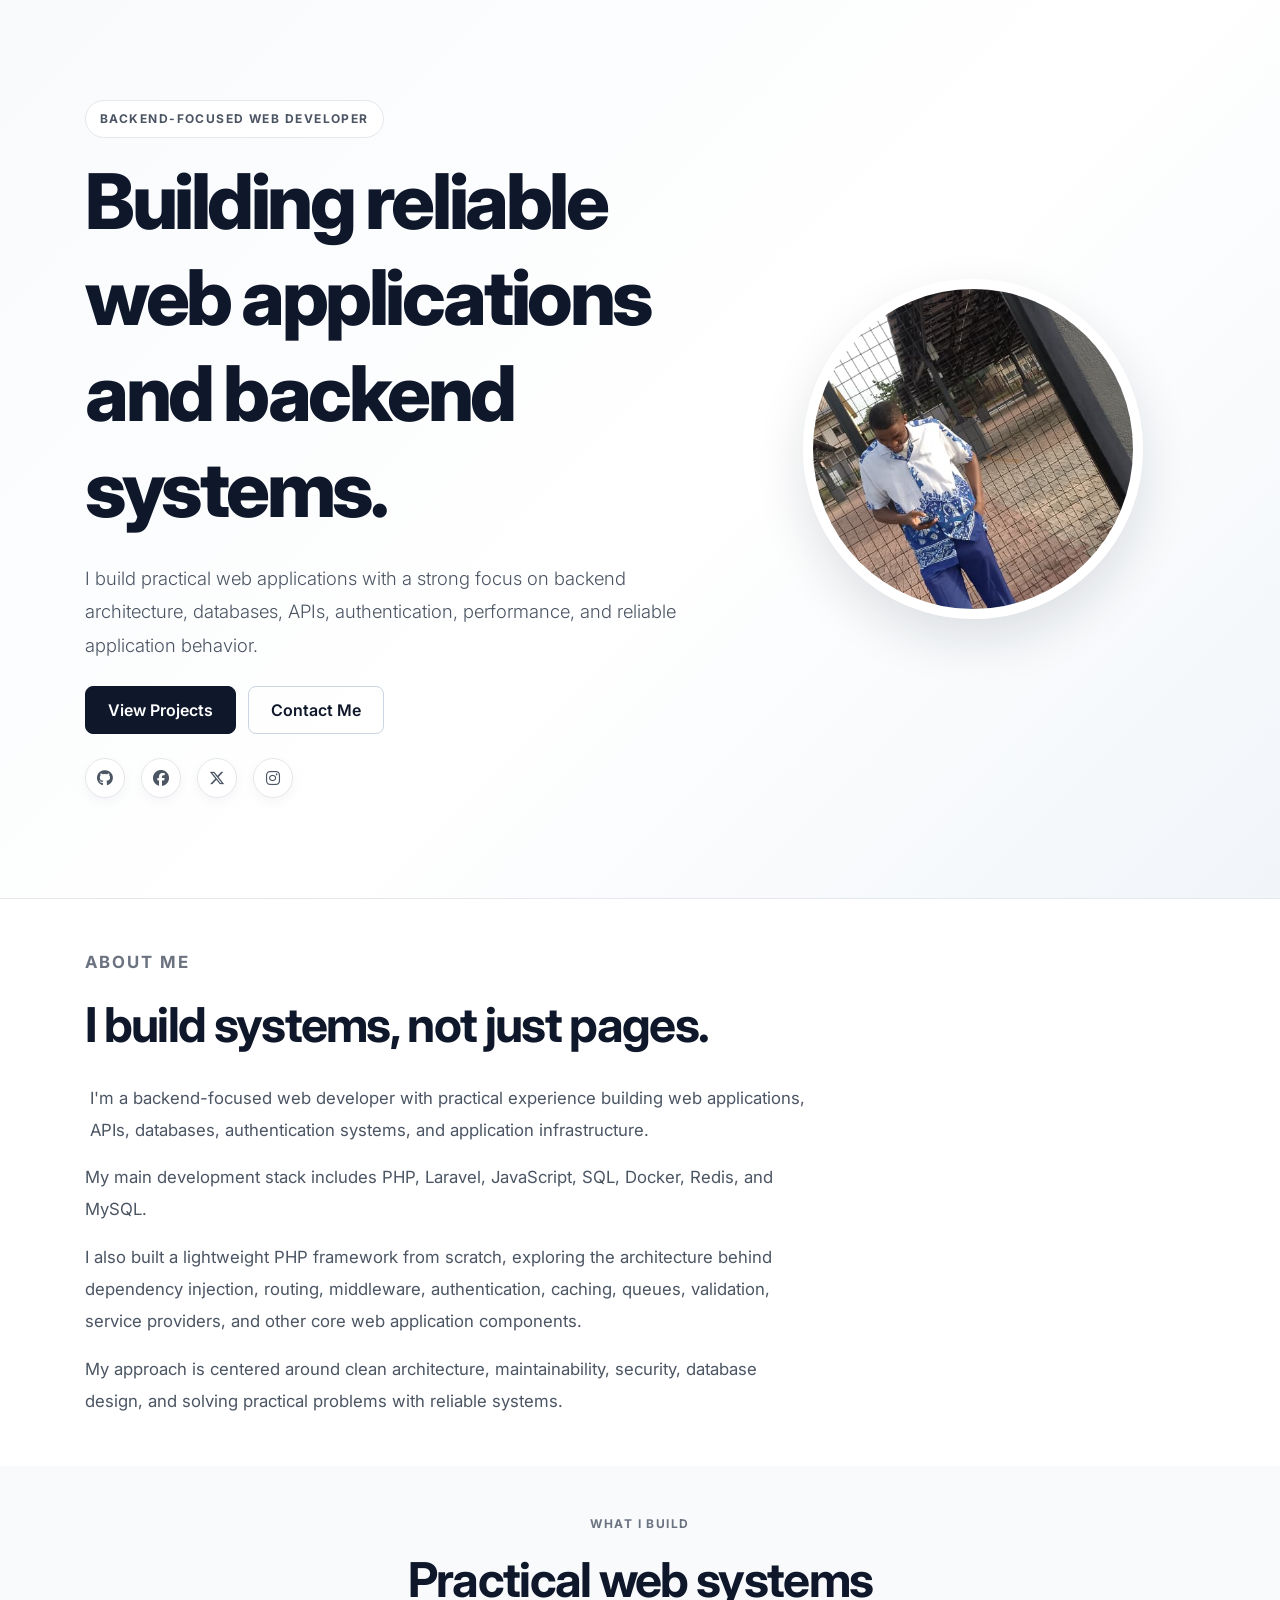
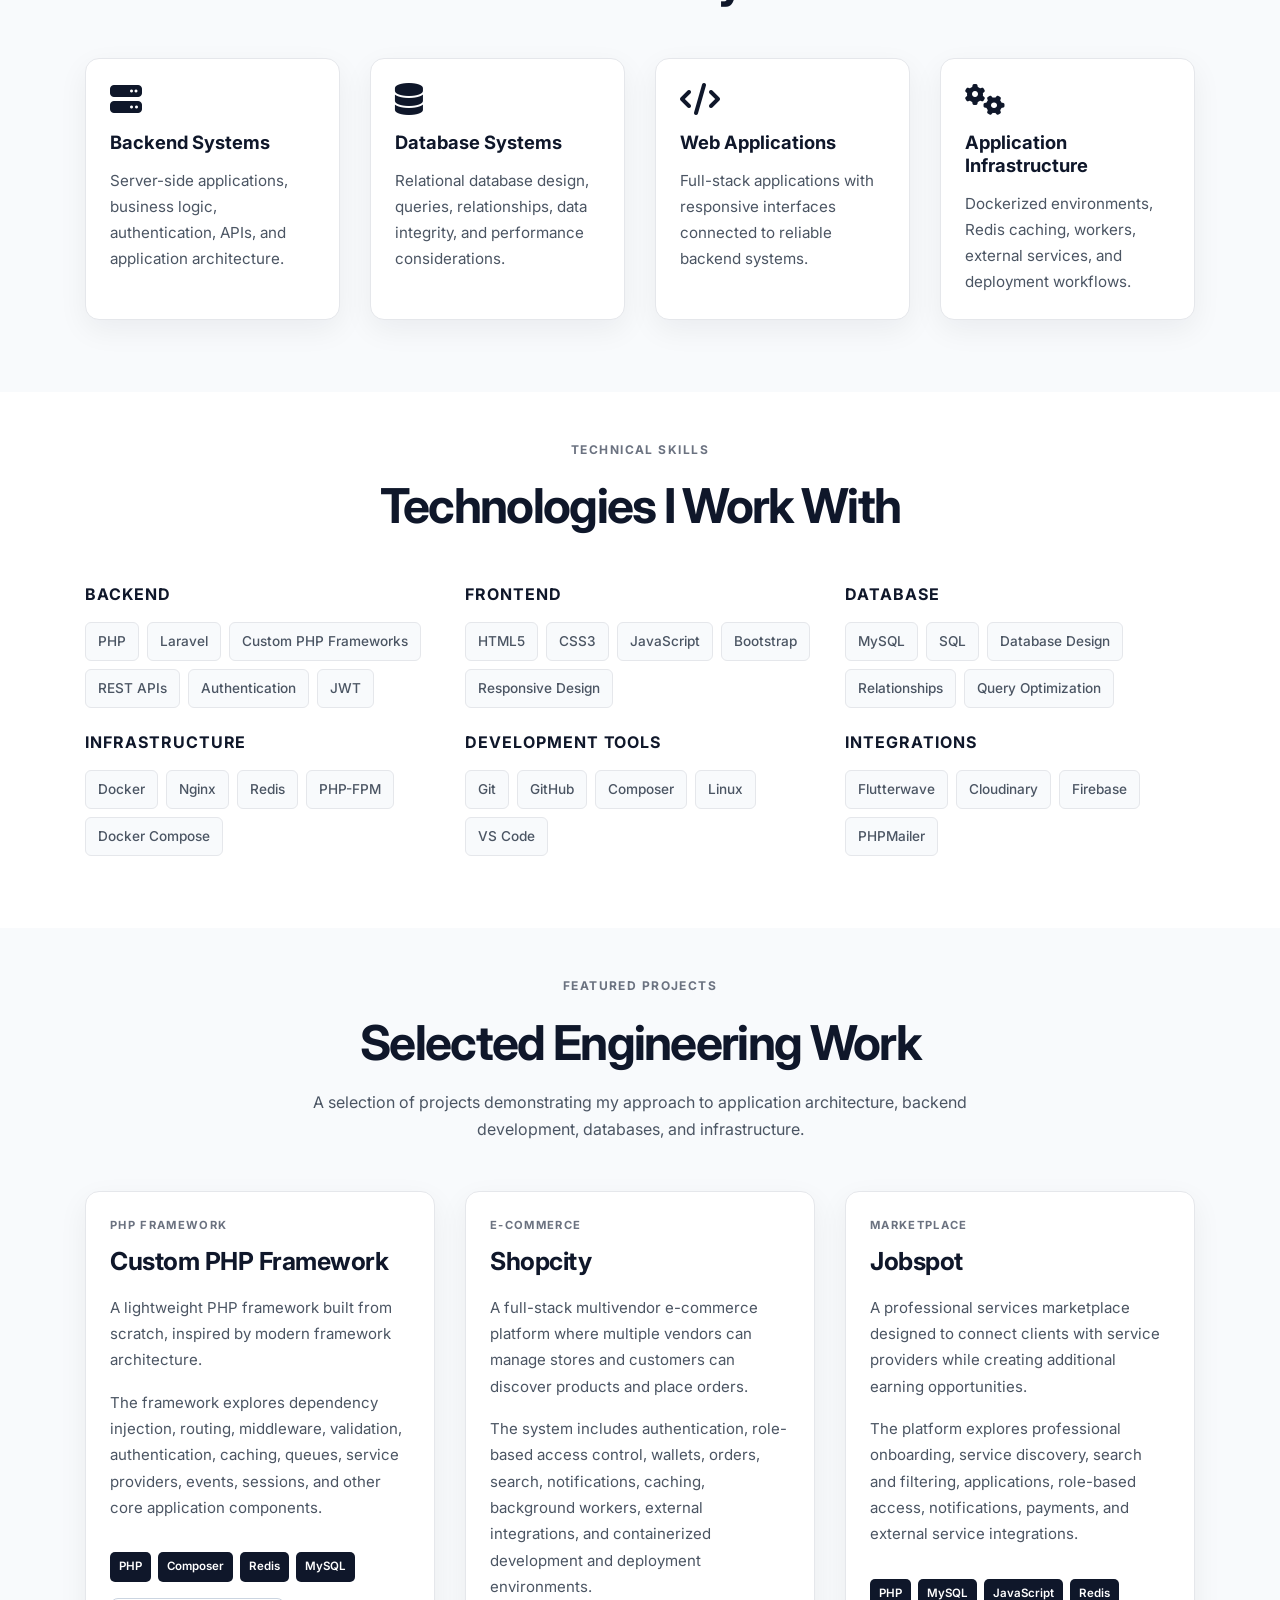
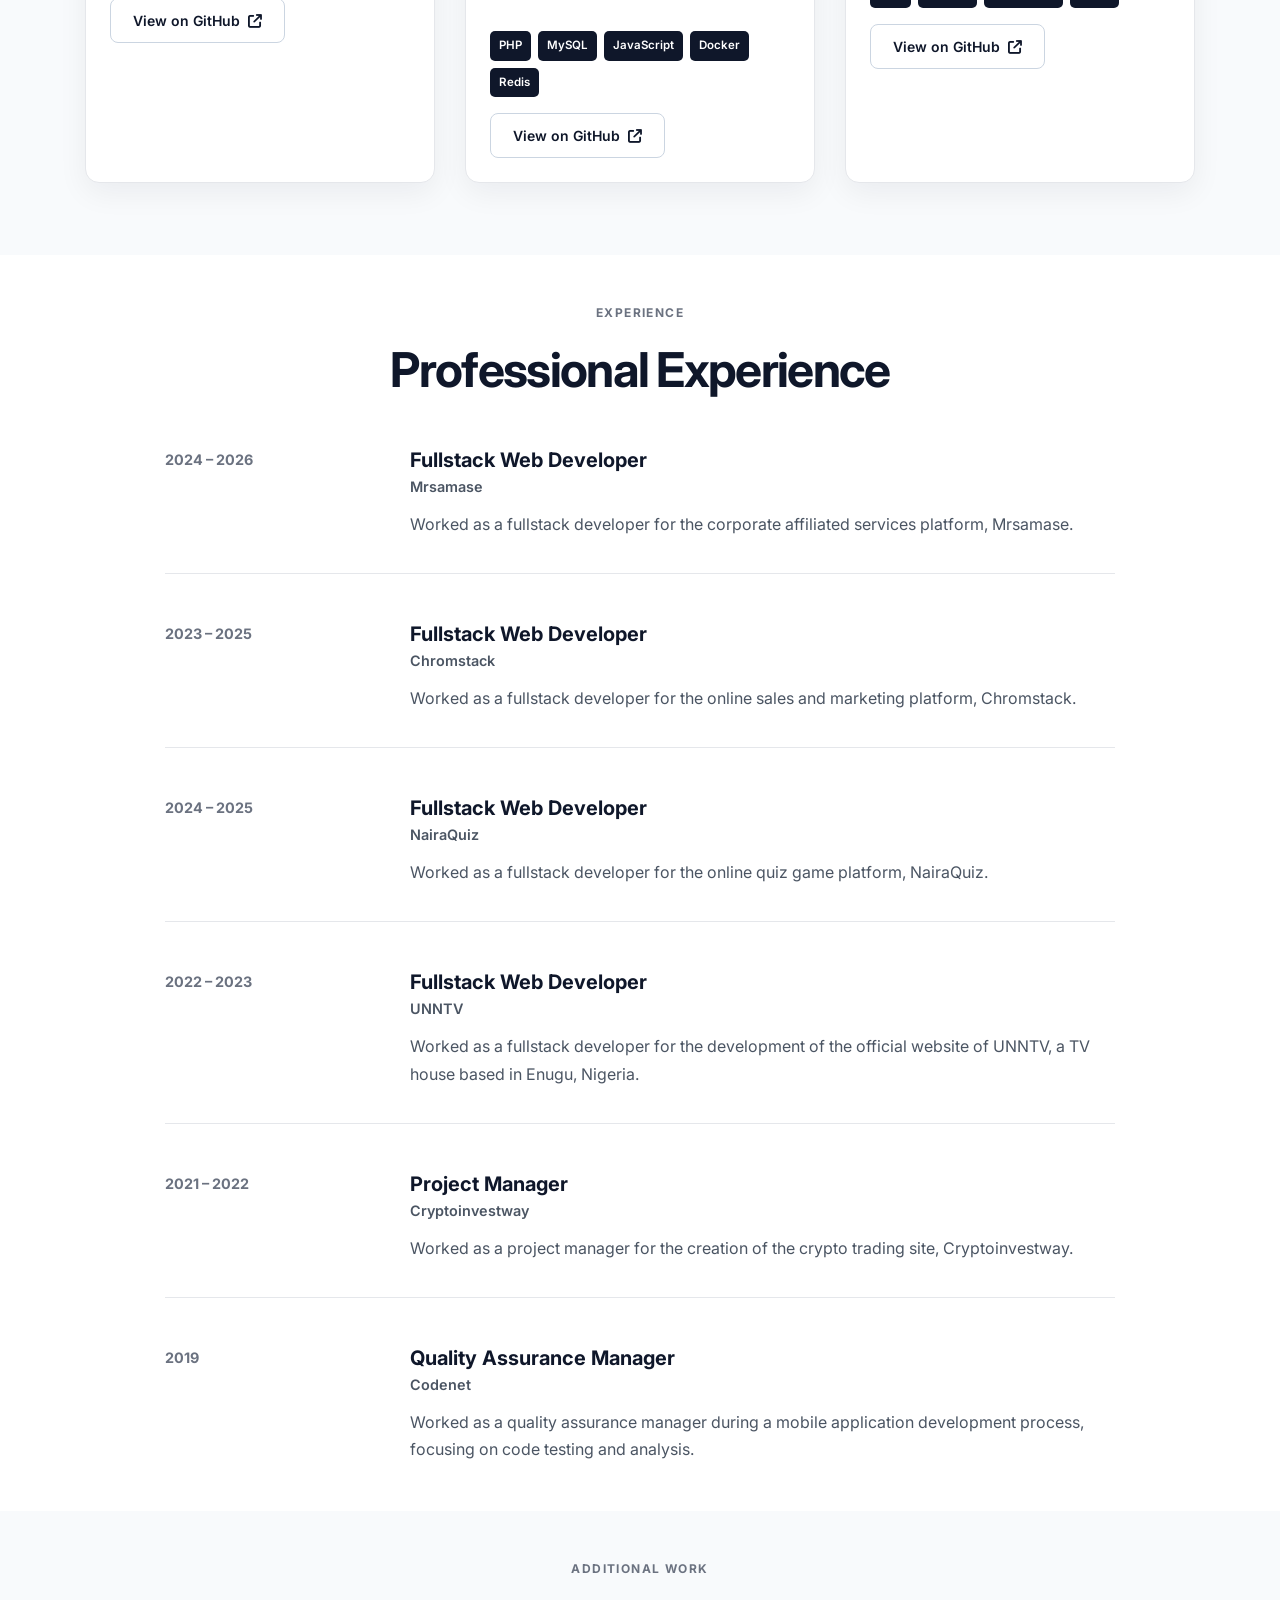
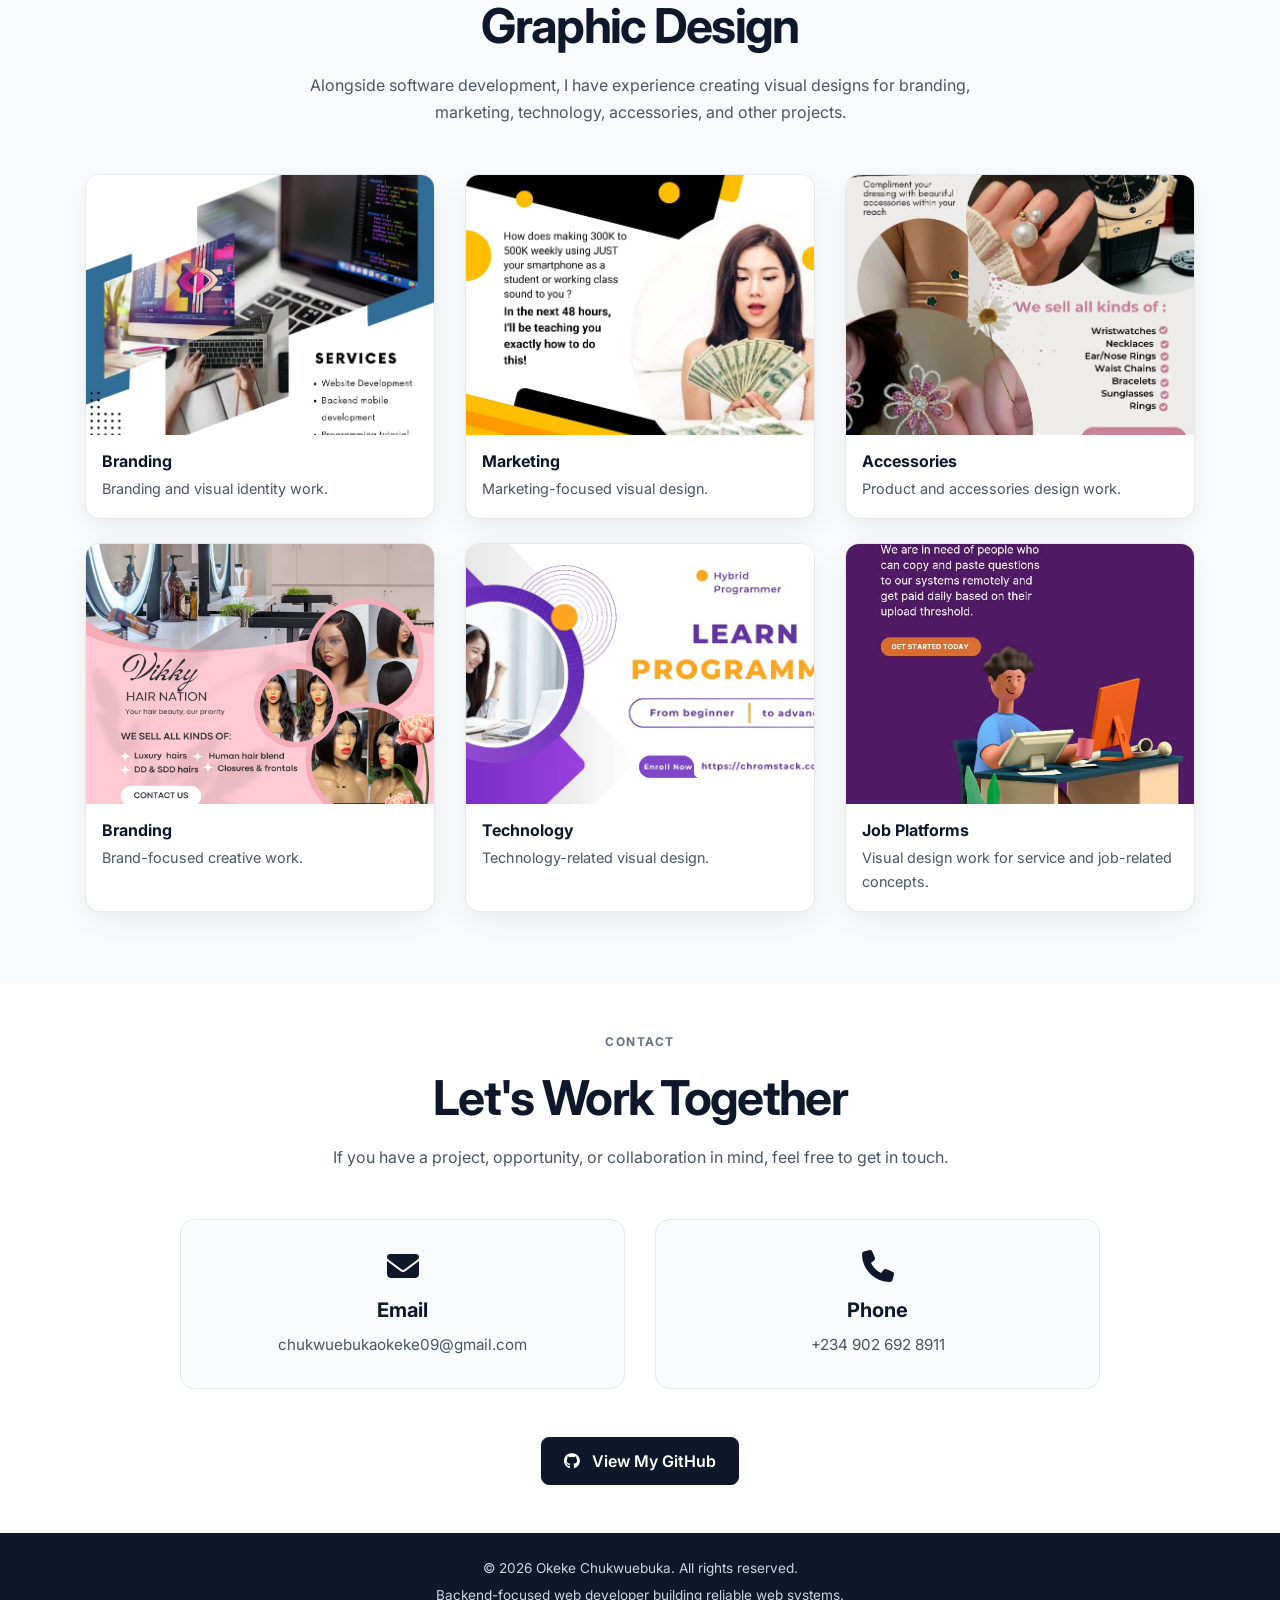
<file: index.html>
<!DOCTYPE html>
<html lang="en">

<head>
    <meta charset="UTF-8">
    <meta name="viewport" content="width=device-width, initial-scale=1.0">

    <title>Okeke Chukwuebuka | Backend-Focused Web Developer</title>

    <meta name="description"
        content="Portfolio of Okeke Chukwuebuka, a backend-focused web developer building reliable web applications and backend systems with PHP, Laravel, JavaScript, SQL, Docker, and Redis.">

    <meta name="author" content="Okeke Chukwuebuka">

    <!-- Google Fonts -->
    <link rel="preconnect" href="https://fonts.googleapis.com">
    <link rel="preconnect" href="https://fonts.gstatic.com" crossorigin>
    <link href="https://fonts.googleapis.com/css2?family=Inter:wght@400;500;600;700;800&display=swap" rel="stylesheet">

    <!-- Font Awesome -->
    <link rel="stylesheet" href="https://cdnjs.cloudflare.com/ajax/libs/font-awesome/6.5.2/css/all.min.css">

    <!-- Bootstrap -->
    <link rel="stylesheet" href="https://cdn.jsdelivr.net/npm/bootstrap@4.5.2/dist/css/bootstrap.min.css">

    <!-- Existing Portfolio Styles -->
    <link rel="stylesheet" href="assets/css/resume.css?v=1.0.0">
</head>

<body>

    <!-- =========================
         HERO
    ========================== -->

    <header id="home" class="hero-section">

        <div class="container">

            <div class="row align-items-center">

                <div class="col-lg-7">

                    <p class="text-uppercase font-weight-bold mb-3">
                        Backend-Focused Web Developer
                    </p>

                    <h1>
                        Building reliable web applications and backend systems.
                    </h1>

                    <p class="lead mt-4">
                        I build practical web applications with a strong focus on
                        backend architecture, databases, APIs, authentication,
                        performance, and reliable application behavior.
                    </p>

                    <div class="mt-4">

                        <a href="#projects" class="btn btn-primary mr-2">
                            View Projects
                        </a>

                        <a href="#contact" class="btn btn-outline-dark">
                            Contact Me
                        </a>

                    </div>

                    <div class="social-links mt-4">

                        <a href="https://github.com/D-exceptional" target="_blank" rel="noopener noreferrer"
                            aria-label="GitHub" class="mr-3">

                            <i class="fab fa-github"></i>

                        </a>

                        <a href="https://www.facebook.com/chukwuebuka.okeke.7773" target="_blank"
                            rel="noopener noreferrer" aria-label="Facebook" class="mr-3">

                            <i class="fab fa-facebook"></i>

                        </a>

                        <a href="https://x.com/iamaustin001" target="_blank" rel="noopener noreferrer" aria-label="X"
                            class="mr-3">

                            <i class="fab fa-x-twitter"></i>

                        </a>

                        <a href="https://www.instagram.com/austin_ads_" target="_blank" rel="noopener noreferrer"
                            aria-label="Instagram">

                            <i class="fab fa-instagram"></i>

                        </a>

                    </div>

                </div>

                <div class="col-lg-5 text-center mt-5 mt-lg-0">

                    <img src="assets/images/profile-2.jpeg" alt="Okeke Chukwuebuka" class="img-fluid rounded-circle"
                        width="50" height="50">

                </div>

            </div>

        </div>

    </header>


    <!-- =========================
         ABOUT
    ========================== -->

    <section id="about" class="py-5">

        <div class="container">

            <div class="row">

                <div class="col-lg-8">

                    <p class="text-uppercase font-weight-bold">
                        About Me
                    </p>

                    <h2>
                        I build systems, not just pages.
                    </h2>

                    <p class="mt-4">
                        I'm a backend-focused web developer with practical
                        experience building web applications, APIs, databases,
                        authentication systems, and application infrastructure.
                    </p>

                    <p>
                        My main development stack includes PHP, Laravel,
                        JavaScript, SQL, Docker, Redis, and MySQL.
                    </p>

                    <p>
                        I also built a lightweight PHP framework from scratch,
                        exploring the architecture behind dependency injection,
                        routing, middleware, authentication, caching, queues,
                        validation, service providers, and other core web
                        application components.
                    </p>

                    <p>
                        My approach is centered around clean architecture,
                        maintainability, security, database design, and solving
                        practical problems with reliable systems.
                    </p>

                </div>

            </div>

        </div>

    </section>


    <!-- =========================
         WHAT I BUILD
    ========================== -->

    <section id="services" class="py-5">

        <div class="container">

            <div class="text-center mb-5">

                <p class="text-uppercase font-weight-bold">
                    What I Build
                </p>

                <h2>
                    Practical web systems
                </h2>

            </div>

            <div class="row">

                <div class="col-md-6 col-lg-3 mb-4">

                    <div class="service-card h-100 p-4">

                        <i class="fas fa-server fa-2x mb-3"></i>

                        <h4>Backend Systems</h4>

                        <p>
                            Server-side applications, business logic,
                            authentication, APIs, and application architecture.
                        </p>

                    </div>

                </div>

                <div class="col-md-6 col-lg-3 mb-4">

                    <div class="service-card h-100 p-4">

                        <i class="fas fa-database fa-2x mb-3"></i>

                        <h4>Database Systems</h4>

                        <p>
                            Relational database design, queries, relationships,
                            data integrity, and performance considerations.
                        </p>

                    </div>

                </div>

                <div class="col-md-6 col-lg-3 mb-4">

                    <div class="service-card h-100 p-4">

                        <i class="fas fa-code fa-2x mb-3"></i>

                        <h4>Web Applications</h4>

                        <p>
                            Full-stack applications with responsive interfaces
                            connected to reliable backend systems.
                        </p>

                    </div>

                </div>

                <div class="col-md-6 col-lg-3 mb-4">

                    <div class="service-card h-100 p-4">

                        <i class="fas fa-gears fa-2x mb-3"></i>

                        <h4>Application Infrastructure</h4>

                        <p>
                            Dockerized environments, Redis caching, workers,
                            external services, and deployment workflows.
                        </p>

                    </div>

                </div>

            </div>

        </div>

    </section>


    <!-- =========================
         SKILLS
    ========================== -->

    <section id="skills" class="py-5">

        <div class="container">

            <div class="text-center mb-5">

                <p class="text-uppercase font-weight-bold">
                    Technical Skills
                </p>

                <h2>
                    Technologies I Work With
                </h2>

            </div>

            <div class="row">

                <div class="col-md-6 col-lg-4 mb-4">

                    <h5>Backend</h5>

                    <div class="skill-list">

                        <span>PHP</span>
                        <span>Laravel</span>
                        <span>Custom PHP Frameworks</span>
                        <span>REST APIs</span>
                        <span>Authentication</span>
                        <span>JWT</span>

                    </div>

                </div>

                <div class="col-md-6 col-lg-4 mb-4">

                    <h5>Frontend</h5>

                    <div class="skill-list">

                        <span>HTML5</span>
                        <span>CSS3</span>
                        <span>JavaScript</span>
                        <span>Bootstrap</span>
                        <span>Responsive Design</span>

                    </div>

                </div>

                <div class="col-md-6 col-lg-4 mb-4">

                    <h5>Database</h5>

                    <div class="skill-list">

                        <span>MySQL</span>
                        <span>SQL</span>
                        <span>Database Design</span>
                        <span>Relationships</span>
                        <span>Query Optimization</span>

                    </div>

                </div>

                <div class="col-md-6 col-lg-4 mb-4">

                    <h5>Infrastructure</h5>

                    <div class="skill-list">

                        <span>Docker</span>
                        <span>Nginx</span>
                        <span>Redis</span>
                        <span>PHP-FPM</span>
                        <span>Docker Compose</span>

                    </div>

                </div>

                <div class="col-md-6 col-lg-4 mb-4">

                    <h5>Development Tools</h5>

                    <div class="skill-list">

                        <span>Git</span>
                        <span>GitHub</span>
                        <span>Composer</span>
                        <span>Linux</span>
                        <span>VS Code</span>

                    </div>

                </div>

                <div class="col-md-6 col-lg-4 mb-4">

                    <h5>Integrations</h5>

                    <div class="skill-list">

                        <span>Flutterwave</span>
                        <span>Cloudinary</span>
                        <span>Firebase</span>
                        <span>PHPMailer</span>

                    </div>

                </div>

            </div>

        </div>

    </section>


    <!-- =========================
         FEATURED PROJECTS
    ========================== -->

    <section id="projects" class="py-5">

        <div class="container">

            <div class="text-center mb-5">

                <p class="text-uppercase font-weight-bold">
                    Featured Projects
                </p>

                <h2>
                    Selected Engineering Work
                </h2>

                <p class="mt-3">
                    A selection of projects demonstrating my approach to
                    application architecture, backend development, databases,
                    and infrastructure.
                </p>

            </div>

            <div class="row">

                <!-- Framework -->

                <div class="col-lg-4 mb-4">

                    <div class="project-card h-100">

                        <div class="project-card-body p-4">

                            <p class="text-uppercase small font-weight-bold">
                                PHP Framework
                            </p>

                            <h3>
                                Custom PHP Framework
                            </h3>

                            <p>
                                A lightweight PHP framework built from scratch,
                                inspired by modern framework architecture.
                            </p>

                            <p>
                                The framework explores dependency injection,
                                routing, middleware, validation, authentication,
                                caching, queues, service providers, events,
                                sessions, and other core application components.
                            </p>

                            <div class="project-tech">

                                <span>PHP</span>
                                <span>Composer</span>
                                <span>Redis</span>
                                <span>MySQL</span>

                            </div>

                            <a href="https://github.com/D-exceptional/framework" target="_blank"
                                rel="noopener noreferrer" class="btn btn-sm btn-outline-dark mt-3">

                                View on GitHub
                                <i class="fas fa-arrow-up-right-from-square ml-1"></i>

                            </a>

                        </div>

                    </div>

                </div>


                <!-- Shopcity -->

                <div class="col-lg-4 mb-4">

                    <div class="project-card h-100">

                        <div class="project-card-body p-4">

                            <p class="text-uppercase small font-weight-bold">
                                E-commerce
                            </p>

                            <h3>
                                Shopcity
                            </h3>

                            <p>
                                A full-stack multivendor e-commerce platform
                                where multiple vendors can manage stores and
                                customers can discover products and place orders.
                            </p>

                            <p>
                                The system includes authentication, role-based
                                access control, wallets, orders, search,
                                notifications, caching, background workers,
                                external integrations, and containerized
                                development and deployment environments.
                            </p>

                            <div class="project-tech">

                                <span>PHP</span>
                                <span>MySQL</span>
                                <span>JavaScript</span>
                                <span>Docker</span>
                                <span>Redis</span>

                            </div>

                            <a href="https://github.com/D-exceptional/shopcity" target="_blank"
                                rel="noopener noreferrer" class="btn btn-sm btn-outline-dark mt-3">

                                View on GitHub
                                <i class="fas fa-arrow-up-right-from-square ml-1"></i>

                            </a>

                        </div>

                    </div>

                </div>


                <!-- Jobspot -->

                <div class="col-lg-4 mb-4">

                    <div class="project-card h-100">

                        <div class="project-card-body p-4">

                            <p class="text-uppercase small font-weight-bold">
                                Marketplace
                            </p>

                            <h3>
                                Jobspot
                            </h3>

                            <p>
                                A professional services marketplace designed
                                to connect clients with service providers while
                                creating additional earning opportunities.
                            </p>

                            <p>
                                The platform explores professional onboarding,
                                service discovery, search and filtering,
                                applications, role-based access, notifications,
                                payments, and external service integrations.
                            </p>

                            <div class="project-tech">

                                <span>PHP</span>
                                <span>MySQL</span>
                                <span>JavaScript</span>
                                <span>Redis</span>

                            </div>

                            <a href="https://github.com/D-exceptional/jobspot" target="_blank" rel="noopener noreferrer"
                                class="btn btn-sm btn-outline-dark mt-3">

                                View on GitHub
                                <i class="fas fa-arrow-up-right-from-square ml-1"></i>

                            </a>

                        </div>

                    </div>

                </div>

            </div>

        </div>

    </section>


    <!-- =========================
         PROFESSIONAL EXPERIENCE
    ========================== -->

    <section id="experience" class="py-5">

        <div class="container">

            <div class="text-center mb-5">

                <p class="text-uppercase font-weight-bold">
                    Experience
                </p>

                <h2>
                    Professional Experience
                </h2>

            </div>

            <div class="experience-list">


                <div class="experience-item mb-5">

                    <div class="row">

                        <div class="col-md-3">

                            <p class="font-weight-bold">
                                2024 – 2026
                            </p>

                        </div>

                        <div class="col-md-9">

                            <h4>
                                Fullstack Web Developer
                            </h4>

                            <h6>
                                Mrsamase
                            </h6>

                            <p>
                                Worked as a fullstack developer for the
                                corporate affiliated services platform,
                                Mrsamase.
                            </p>

                        </div>

                    </div>

                </div>


                <div class="experience-item mb-5">

                    <div class="row">

                        <div class="col-md-3">

                            <p class="font-weight-bold">
                                2023 – 2025
                            </p>

                        </div>

                        <div class="col-md-9">

                            <h4>
                                Fullstack Web Developer
                            </h4>

                            <h6>
                                Chromstack
                            </h6>

                            <p>
                                Worked as a fullstack developer for the online
                                sales and marketing platform, Chromstack.
                            </p>

                        </div>

                    </div>

                </div>


                <div class="experience-item mb-5">

                    <div class="row">

                        <div class="col-md-3">

                            <p class="font-weight-bold">
                                2024 – 2025
                            </p>

                        </div>

                        <div class="col-md-9">

                            <h4>
                                Fullstack Web Developer
                            </h4>

                            <h6>
                                NairaQuiz
                            </h6>

                            <p>
                                Worked as a fullstack developer for the online
                                quiz game platform, NairaQuiz.
                            </p>

                        </div>

                    </div>

                </div>


                <div class="experience-item mb-5">

                    <div class="row">

                        <div class="col-md-3">

                            <p class="font-weight-bold">
                                2022 – 2023
                            </p>

                        </div>

                        <div class="col-md-9">

                            <h4>
                                Fullstack Web Developer
                            </h4>

                            <h6>
                                UNNTV
                            </h6>

                            <p>
                                Worked as a fullstack developer for the
                                development of the official website of UNNTV,
                                a TV house based in Enugu, Nigeria.
                            </p>

                        </div>

                    </div>

                </div>


                <div class="experience-item mb-5">

                    <div class="row">

                        <div class="col-md-3">

                            <p class="font-weight-bold">
                                2021 – 2022
                            </p>

                        </div>

                        <div class="col-md-9">

                            <h4>
                                Project Manager
                            </h4>

                            <h6>
                                Cryptoinvestway
                            </h6>

                            <p>
                                Worked as a project manager for the creation
                                of the crypto trading site, Cryptoinvestway.
                            </p>

                        </div>

                    </div>

                </div>


                <div class="experience-item">

                    <div class="row">

                        <div class="col-md-3">

                            <p class="font-weight-bold">
                                2019
                            </p>

                        </div>

                        <div class="col-md-9">

                            <h4>
                                Quality Assurance Manager
                            </h4>

                            <h6>
                                Codenet
                            </h6>

                            <p>
                                Worked as a quality assurance manager during
                                a mobile application development process,
                                focusing on code testing and analysis.
                            </p>

                        </div>

                    </div>

                </div>

            </div>

        </div>

    </section>


    <!-- =========================
         GRAPHIC DESIGN
    ========================== -->

    <section id="design" class="py-5">

        <div class="container">

            <div class="text-center mb-5">

                <p class="text-uppercase font-weight-bold">
                    Additional Work
                </p>

                <h2>
                    Graphic Design
                </h2>

                <p class="mt-3">
                    Alongside software development, I have experience creating
                    visual designs for branding, marketing, technology,
                    accessories, and other projects.
                </p>

            </div>

            <div class="row">

                <div class="col-md-4 mb-4">

                    <div class="design-card">

                        <img src="assets/images/design-1.jpeg" alt="Branding design project" class="img-fluid">

                        <div class="p-3">

                            <h5>Branding</h5>

                            <p class="mb-0">
                                Branding and visual identity work.
                            </p>

                        </div>

                    </div>

                </div>


                <div class="col-md-4 mb-4">

                    <div class="design-card">

                        <img src="assets/images/design-2.jpeg" alt="Marketing design project" class="img-fluid">

                        <div class="p-3">

                            <h5>Marketing</h5>

                            <p class="mb-0">
                                Marketing-focused visual design.
                            </p>

                        </div>

                    </div>

                </div>


                <div class="col-md-4 mb-4">

                    <div class="design-card">

                        <img src="assets/images/design-3.jpeg" alt="Accessories design project" class="img-fluid">

                        <div class="p-3">

                            <h5>Accessories</h5>

                            <p class="mb-0">
                                Product and accessories design work.
                            </p>

                        </div>

                    </div>

                </div>


                <div class="col-md-4 mb-4">

                    <div class="design-card">

                        <img src="assets/images/design-4.jpeg" alt="Hair branding design project" class="img-fluid">

                        <div class="p-3">

                            <h5>Branding</h5>

                            <p class="mb-0">
                                Brand-focused creative work.
                            </p>

                        </div>

                    </div>

                </div>


                <div class="col-md-4 mb-4">

                    <div class="design-card">

                        <img src="assets/images/design-5.jpeg" alt="Technology design project" class="img-fluid">

                        <div class="p-3">

                            <h5>Technology</h5>

                            <p class="mb-0">
                                Technology-related visual design.
                            </p>

                        </div>

                    </div>

                </div>


                <div class="col-md-4 mb-4">

                    <div class="design-card">

                        <img src="assets/images/design-6.jpeg" alt="Job platform design project" class="img-fluid">

                        <div class="p-3">

                            <h5>Job Platforms</h5>

                            <p class="mb-0">
                                Visual design work for service and job-related
                                concepts.
                            </p>

                        </div>

                    </div>

                </div>

            </div>

        </div>

    </section>


    <!-- =========================
         CONTACT
    ========================== -->

    <section id="contact" class="py-5">

        <div class="container">

            <div class="text-center mb-5">

                <p class="text-uppercase font-weight-bold">
                    Contact
                </p>

                <h2>
                    Let's Work Together
                </h2>

                <p class="mt-3">
                    If you have a project, opportunity, or collaboration in
                    mind, feel free to get in touch.
                </p>

            </div>

            <div class="row justify-content-center">

                <div class="col-md-5 mb-4">

                    <div class="contact-item text-center">

                        <i class="fas fa-envelope fa-2x mb-3"></i>

                        <h5>Email</h5>

                        <a href="mailto:chukwuebukaokeke09@gmail.com">
                            chukwuebukaokeke09@gmail.com
                        </a>

                    </div>

                </div>


                <div class="col-md-5 mb-4">

                    <div class="contact-item text-center">

                        <i class="fas fa-phone fa-2x mb-3"></i>

                        <h5>Phone</h5>

                        <a href="tel:+2349026928911">
                            +234 902 692 8911
                        </a>

                    </div>

                </div>

            </div>

            <div class="text-center mt-4">

                <a href="https://github.com/D-exceptional" target="_blank" rel="noopener noreferrer"
                    class="btn btn-primary">

                    <i class="fab fa-github mr-2"></i>
                    View My GitHub

                </a>

            </div>

        </div>

    </section>


    <!-- =========================
         FOOTER
    ========================== -->

    <footer class="py-4">

        <div class="container text-center">

            <p class="mb-1">
                &copy; 2026 Okeke Chukwuebuka. All rights reserved.
            </p>

            <p class="mb-0">
                Backend-focused web developer building reliable web systems.
            </p>

        </div>

    </footer>


    <!-- =========================
        BACK TO TOP
    ========================== -->
    <a href="#" class="btn-primary back-to-top" style="display: none;"><i class="fa fa-arrow-up"></i></a>


    <!-- =========================
        JAVASCRIPT
    ========================== -->

    <script src="assets/js/jquery-3.6.4.min.js"></script>

    <script src="https://cloudflare.com"></script>

    <script src="https://cdn.jsdelivr.net/npm/bootstrap@4.5.2/dist/js/bootstrap.min.js"></script>

    <script src="assets/js/resume.js?v=1.0.0"></script>

</body>

</html>
</file>
<file: assets/css/resume.css>
/* =========================================================
   PORTFOLIO — MAIN STYLESHEET
   Okeke Chukwuebuka
   ========================================================= */

/* =========================================================
   ROOT
   ========================================================= */

:root {
  --primary: #111827;
  --secondary: #4b5563;
  --muted: #6b7280;
  --light: #f8fafc;
  --lighter: #f1f5f9;
  --border: #e5e7eb;
  --white: #ffffff;
  --dark: #0f172a;
  --radius: 14px;
  --shadow: 0 10px 30px rgba(15, 23, 42, 0.06);
  --shadow-hover: 0 18px 45px rgba(15, 23, 42, 0.10);
}


/* =========================================================
   GLOBAL
   ========================================================= */

html {
  scroll-behavior: smooth;
}

body {
  margin: 0;
  padding: 0;

  font-family: "Inter", sans-serif;

  color: var(--primary);
  background: var(--white);

  font-size: 16px;
  line-height: 1.7;

  -webkit-font-smoothing: antialiased;
  text-rendering: optimizeLegibility;
}

*,
*::before,
*::after {
  box-sizing: border-box;
}

img {
  max-width: 100%;
  height: auto;
}

a {
  color: inherit;
  text-decoration: none;

  transition:
    color 0.2s ease,
    background-color 0.2s ease,
    border-color 0.2s ease,
    transform 0.2s ease;
}

a:hover {
  color: inherit;
  text-decoration: none;
}

p {
  color: var(--secondary);
}

h1,
h2,
h3,
h4,
h5,
h6 {
  color: var(--dark);
  font-weight: 700;
  line-height: 1.25;
}

section {
  position: relative;
}


/* =========================================================
   UTILITY
   ========================================================= */

.text-uppercase {
  letter-spacing: 0.12em;
}

.font-weight-bold {
  font-weight: 700 !important;
}


/* =========================================================
   HERO
   ========================================================= */

.hero-section {
  min-height: 90vh;

  display: flex;
  align-items: center;

  padding: 100px 0;

  background:
    linear-gradient(135deg,
      #f8fafc 0%,
      #ffffff 55%,
      #f1f5f9 100%);

  border-bottom: 1px solid var(--border);
}

.hero-section h1 {
  max-width: 760px;

  margin: 0;

  font-size: clamp(2.6rem, 6vw, 5rem);
  font-weight: 800;

  letter-spacing: -0.045em;

  color: var(--dark);
}

.hero-section .lead {
  max-width: 680px;

  font-size: 1.15rem;
  line-height: 1.8;

  color: var(--secondary);
}


/* Hero label */

.hero-section>.container>.row>.col-lg-7>p:first-child {
  display: inline-block;

  padding: 8px 14px;

  margin-bottom: 20px;

  border: 1px solid var(--border);
  border-radius: 50px;

  background: var(--white);

  color: var(--secondary);

  font-size: 0.75rem;
}


/* Hero image */

.hero-section img {
  width: 340px;
  height: 340px;

  object-fit: cover;

  border: 10px solid var(--white);

  box-shadow:
    0 20px 50px rgba(15, 23, 42, 0.12);
}


/* =========================================================
   BUTTONS
   ========================================================= */

.btn {
  border-radius: 8px;

  padding: 11px 22px;

  font-weight: 600;

  transition:
    transform 0.2s ease,
    box-shadow 0.2s ease,
    background-color 0.2s ease;
}

.btn:hover {
  transform: translateY(-2px);
}

.btn-primary {
  background: var(--dark);
  border-color: var(--dark);
}

.btn-primary:hover {
  background: #000000;
  border-color: #000000;

  box-shadow:
    0 8px 20px rgba(15, 23, 42, 0.15);
}

.btn-outline-dark {
  border-color: #cbd5e1;
  color: var(--dark);
}

.btn-outline-dark:hover {
  background: var(--dark);
  border-color: var(--dark);
  color: var(--white);
}


/* =========================================================
   SOCIAL LINKS
   ========================================================= */
.social-links {
  display: flex;
  flex-direction: row;
  align-items: center;
  justify-content: flex-start;
}

.social-links a {
  display: inline-flex;

  align-items: center;
  justify-content: center;

  width: 40px;
  height: 40px;

  border: 1px solid var(--border);
  border-radius: 50%;

  background: var(--white);

  color: var(--secondary);

  box-shadow: 0 4px 12px rgba(15, 23, 42, 0.04);
}

.social-links a:hover {
  background: var(--dark);
  border-color: var(--dark);

  color: var(--white);

  transform: translateY(-3px);
}


/* =========================================================
   SECTION DEFAULTS
   ========================================================= */

section {
  padding-top: 100px !important;
  padding-bottom: 100px !important;
}

section:nth-of-type(even) {
  background: var(--light);
}

section .text-uppercase {
  color: var(--muted);

  font-size: 0.75rem;
  font-weight: 700;
}

section h2 {
  margin-bottom: 0;

  font-size: clamp(2rem, 4vw, 3rem);

  letter-spacing: -0.035em;
}

section h2+p {
  max-width: 720px;
  margin-left: auto;
  margin-right: auto;
}


/* =========================================================
   ABOUT
   ========================================================= */

#about {
  background: var(--white);
}

#about .col-lg-8 {
  max-width: 900px;
}

#about h2 {
  margin-top: 10px;
  margin-bottom: 28px;
}

#about p {
  font-size: 1.05rem;
  line-height: 1.9;
}

#about p:last-child {
  margin-bottom: 0;
}


/* =========================================================
   SERVICES / WHAT I BUILD
   ========================================================= */

#services {
  background: var(--light);
}

.service-card {
  background: var(--white);

  border: 1px solid var(--border);
  border-radius: var(--radius);

  box-shadow: var(--shadow);

  transition:
    transform 0.25s ease,
    box-shadow 0.25s ease,
    border-color 0.25s ease;
}

.service-card:hover {
  transform: translateY(-6px);

  border-color: #cbd5e1;

  box-shadow: var(--shadow-hover);
}

.service-card i {
  color: var(--dark);
}

.service-card h4 {
  margin-bottom: 14px;

  font-size: 1.15rem;
}

.service-card p {
  margin-bottom: 0;

  font-size: 0.95rem;
}


/* =========================================================
   SKILLS
   ========================================================= */

#skills {
  background: var(--white);
}

#skills h5 {
  margin-bottom: 18px;

  font-size: 1rem;

  text-transform: uppercase;
  letter-spacing: 0.06em;
}

.skill-list {
  display: flex;

  flex-wrap: wrap;

  gap: 8px;
}

.skill-list span {
  display: inline-block;

  padding: 7px 12px;

  border: 1px solid var(--border);
  border-radius: 6px;

  background: var(--light);

  color: var(--secondary);

  font-size: 0.85rem;
  font-weight: 500;
}


/* =========================================================
   PROJECTS
   ========================================================= */

#projects {
  background: var(--light);
}

.project-card {
  overflow: hidden;

  height: 100%;

  border: 1px solid var(--border);
  border-radius: var(--radius);

  background: var(--white);

  box-shadow: var(--shadow);

  transition:
    transform 0.25s ease,
    box-shadow 0.25s ease,
    border-color 0.25s ease;
}

.project-card:hover {
  transform: translateY(-7px);

  border-color: #cbd5e1;

  box-shadow: var(--shadow-hover);
}

.project-card-body {
  display: flex;

  flex-direction: column;
}

.project-card-body>p:first-child {
  margin-bottom: 10px;

  color: var(--muted);

  font-size: 0.7rem;

  letter-spacing: 0.12em;
}

.project-card h3 {
  margin-bottom: 18px;

  font-size: 1.55rem;

  letter-spacing: -0.02em;
}

.project-card p {
  font-size: 0.94rem;
  line-height: 1.75;
}

.project-tech {
  display: flex;

  flex-wrap: wrap;

  gap: 7px;

  margin-top: auto;
  padding-top: 15px;
}

.project-tech span {
  padding: 5px 9px;

  border-radius: 5px;

  background: var(--dark);

  color: var(--white);

  font-size: 0.72rem;
  font-weight: 600;
}

.project-card .btn {
  align-self: flex-start;
}


/* =========================================================
   EXPERIENCE
   ========================================================= */

#experience {
  background: var(--white);
}

.experience-list {
  max-width: 950px;

  margin: 0 auto;
}

.experience-item {
  position: relative;

  padding-bottom: 35px;

  border-bottom: 1px solid var(--border);
}

.experience-item:last-child {
  padding-bottom: 0;

  border-bottom: 0;
}

.experience-item .col-md-3 p {
  margin-bottom: 8px;

  color: var(--muted);

  font-size: 0.9rem;
}

.experience-item h4 {
  margin-bottom: 5px;

  font-size: 1.25rem;
}

.experience-item h6 {
  margin-bottom: 15px;

  color: var(--secondary);

  font-size: 0.9rem;
  font-weight: 600;
}

.experience-item p {
  margin-bottom: 0;
}


/* =========================================================
   GRAPHIC DESIGN
   ========================================================= */

#design {
  background: var(--light);
}

.design-card {
  overflow: hidden;

  height: 100%;

  border: 1px solid var(--border);
  border-radius: var(--radius);

  background: var(--white);

  box-shadow: var(--shadow);

  transition:
    transform 0.25s ease,
    box-shadow 0.25s ease;
}

.design-card:hover {
  transform: translateY(-5px);

  box-shadow: var(--shadow-hover);
}

.design-card img {
  display: block;

  width: 100%;
  height: 260px;

  object-fit: cover;

  transition: transform 0.4s ease;
}

.design-card:hover img {
  transform: scale(1.03);
}

.design-card h5 {
  margin-bottom: 6px;

  font-size: 1rem;
}

.design-card p {
  font-size: 0.9rem;
}


/* =========================================================
   CONTACT
   ========================================================= */

#contact {
  background: var(--white);
}

.contact-item {
  height: 100%;

  padding: 30px;

  border: 1px solid var(--border);
  border-radius: var(--radius);

  background: var(--light);

  transition:
    transform 0.25s ease,
    box-shadow 0.25s ease;
}

.contact-item:hover {
  transform: translateY(-4px);

  box-shadow: var(--shadow);
}

.contact-item i {
  color: var(--dark);
}

.contact-item h5 {
  margin-bottom: 8px;
}

.contact-item a {
  color: var(--secondary);
  font-size: 0.95rem;
  word-break: break-word;
}

.contact-item a:hover {
  color: var(--dark);
}


/* =========================================================
   FOOTER
   ========================================================= */

footer {
  background: var(--dark);
}

footer p {
  color: #cbd5e1;

  font-size: 0.85rem;
}

/* =========================================================
   FOOTER
   ========================================================= */
.back-to-top {
  position: fixed;
  right: 30px;
  bottom: 30px;
  width: 45px;
  height: 45px;
  border-radius: 50%;
  background: var(--primary);
  color: var(--white);
  display: flex;
  align-items: center;
  justify-content: center;
  z-index: 99;
}


/* =========================================================
   RESPONSIVE — TABLET
   ========================================================= */

@media (max-width: 991.98px) {

  .hero-section {
    min-height: auto;

    padding: 70px;
  }

  .hero-section h1 {
    font-size: clamp(2.5rem, 8vw, 4rem);
  }

  .hero-section img {
    width: 280px;
    height: 280px;
  }

  section {
    padding-top: 80px !important;
    padding-bottom: 80px !important;
  }

}


/* =========================================================
   RESPONSIVE — MOBILE
   ========================================================= */

@media (max-width: 767.98px) {

  body {
    font-size: 15px;
  }

  .hero-section {
    padding: 20px;
  }

  .hero-section h1 {
    font-size: 2.45rem;

    letter-spacing: -0.04em;
  }

  .hero-section .lead {
    font-size: 1rem;
  }

  .hero-section img {
    width: 230px;
    height: 230px;
  }

  section {
    padding-top: 65px !important;
    padding-bottom: 65px !important;
  }

  section h2 {
    font-size: 2rem;
  }

  .experience-item .col-md-3 {
    margin-bottom: 8px;
  }

  .experience-item {
    padding-bottom: 30px;
  }

  .design-card img {
    height: 230px;
  }

}


/* =========================================================
   RESPONSIVE — SMALL MOBILE
   ========================================================= */

@media (max-width: 575.98px) {

  .container {
    padding-left: 20px;
    padding-right: 20px;
  }

  .hero-section {
    padding: 20px;
  }

  .hero-section h1 {
    font-size: 2.1rem;
  }

  .hero-section .lead {
    font-size: 0.95rem;
  }

  .hero-section img {
    width: 200px;
    height: 200px;

    border-width: 7px;
  }

  .btn {
    width: 100%;

    margin-bottom: 10px;
  }

  .social-links {
    margin-top: 20px !important;
  }

  .service-card,
  .project-card,
  .contact-item {
    padding: 24px !important;
  }

  .project-card-body {
    padding: 0 !important;
  }

  .design-card img {
    height: 250px;
  }

}


/* =========================================================
   ACCESSIBILITY
   ========================================================= */

a:focus-visible,
button:focus-visible {
  outline: 3px solid #94a3b8;
  outline-offset: 3px;
}


/* =========================================================
   REDUCED MOTION
   ========================================================= */

@media (prefers-reduced-motion: reduce) {

  html {
    scroll-behavior: auto;
  }

  *,
  *::before,
  *::after {
    transition: none !important;
    animation: none !important;
  }

}
</file>
